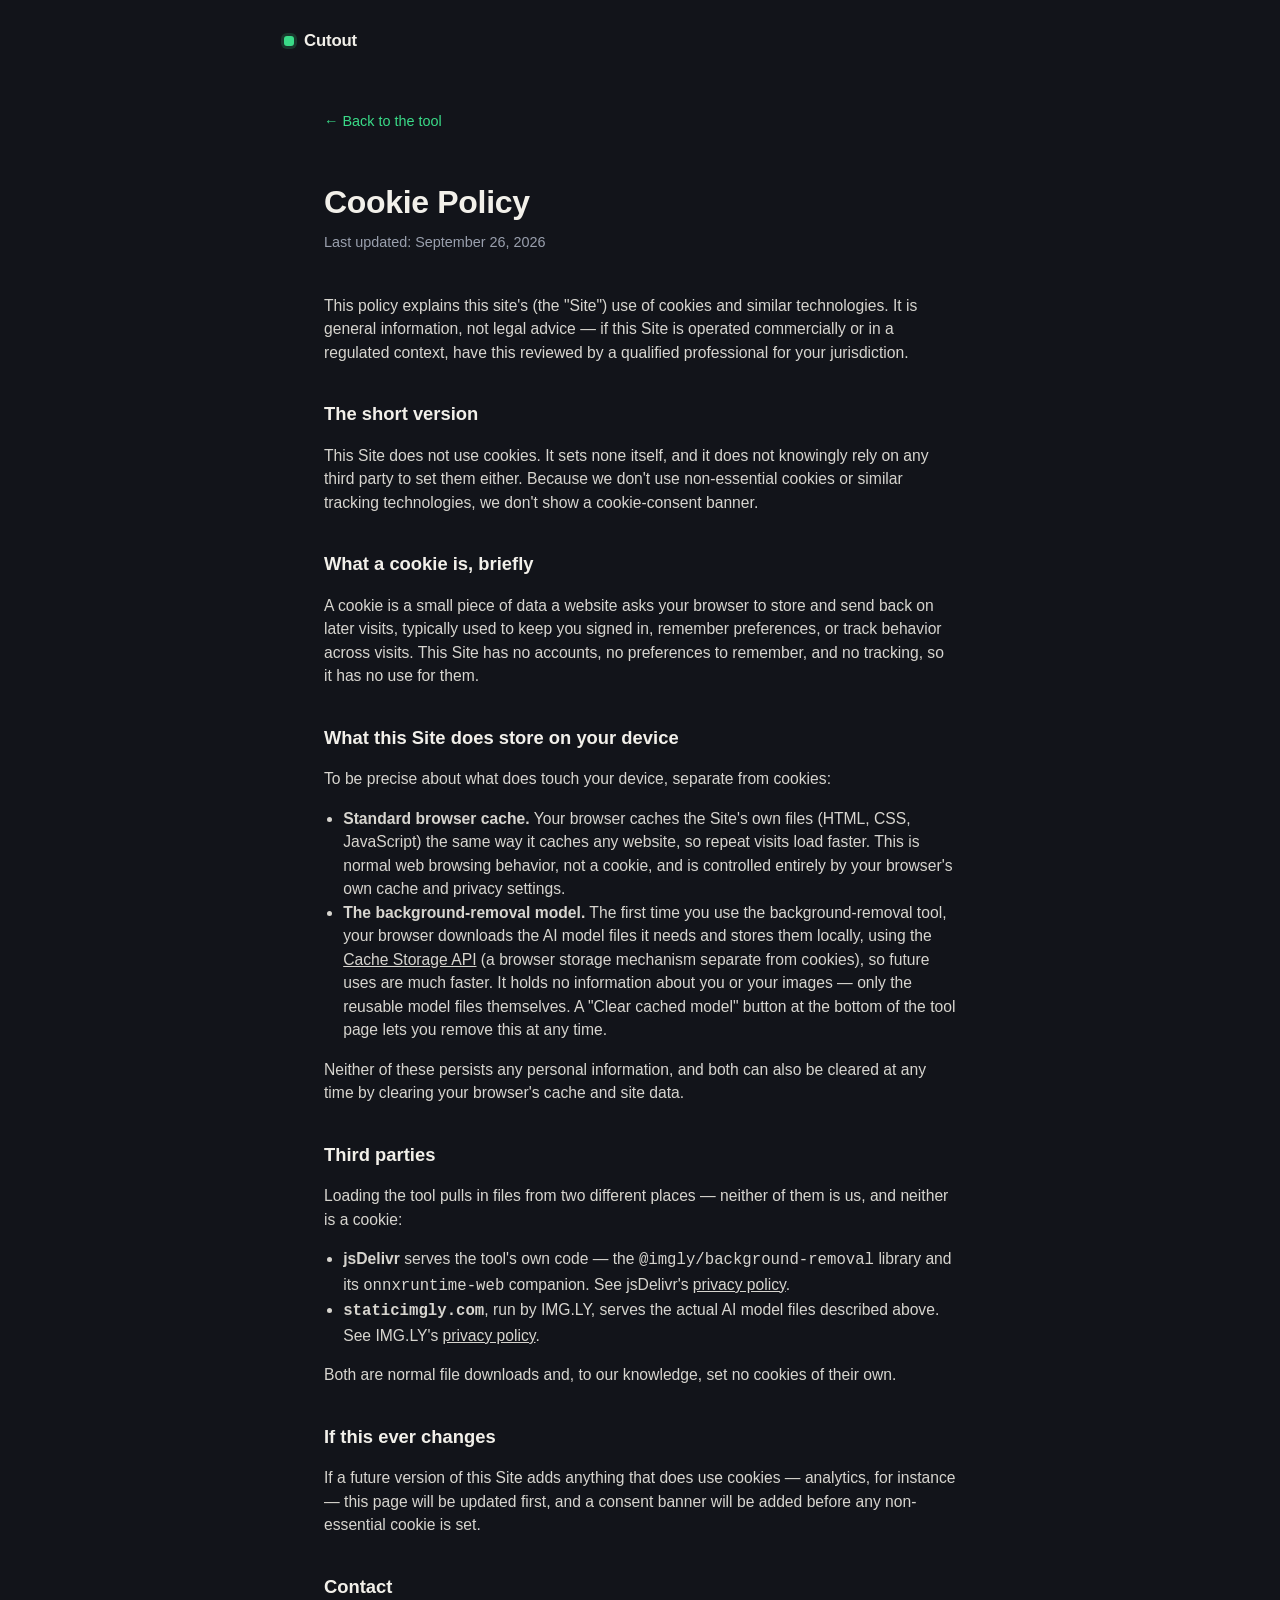
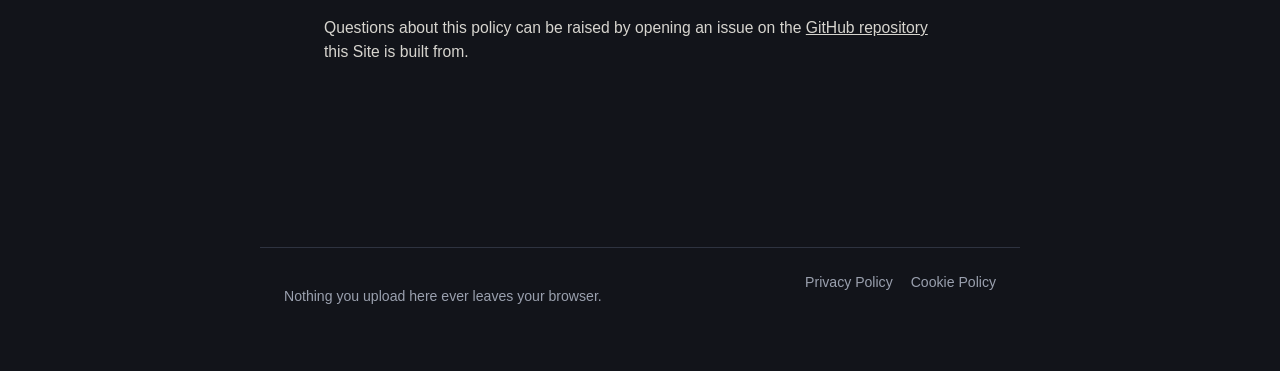
<file: cookies.html>
<!doctype html>
<html lang="en">
<head>
  <meta charset="UTF-8">
  <meta name="viewport" content="width=device-width, initial-scale=1">
  <title>Cookie Policy — Cutout</title>
  <meta name="description" content="This site does not use cookies. Here's exactly what it does store, and why.">
  <link rel="stylesheet" href="style.css">
</head>
<body>

  <header class="site-header">
    <a class="wordmark" href="index.html">
      <span class="wordmark-mark" aria-hidden="true"></span>
      Cutout
    </a>
  </header>

  <main class="legal">
    <a class="back" href="index.html">← Back to the tool</a>

    <h1>Cookie Policy</h1>
    <p class="updated">Last updated: September 26, 2026</p>

    <p>
      This policy explains this site's (the "Site") use of cookies and
      similar technologies. It is general information, not legal advice —
      if this Site is operated commercially or in a regulated context, have
      this reviewed by a qualified professional for your jurisdiction.
    </p>

    <h2>The short version</h2>
    <p>
      This Site does not use cookies. It sets none itself, and it does not
      knowingly rely on any third party to set them either. Because we
      don't use non-essential cookies or similar tracking technologies, we
      don't show a cookie-consent banner.
    </p>

    <h2>What a cookie is, briefly</h2>
    <p>
      A cookie is a small piece of data a website asks your browser to
      store and send back on later visits, typically used to keep you
      signed in, remember preferences, or track behavior across visits.
      This Site has no accounts, no preferences to remember, and no
      tracking, so it has no use for them.
    </p>

    <h2>What this Site does store on your device</h2>
    <p>
      To be precise about what does touch your device, separate from
      cookies:
    </p>
    <ul>
      <li>
        <strong>Standard browser cache.</strong> Your browser caches the
        Site's own files (HTML, CSS, JavaScript) the same way it caches any
        website, so repeat visits load faster. This is normal web browsing
        behavior, not a cookie, and is controlled entirely by your
        browser's own cache and privacy settings.
      </li>
      <li>
        <strong>The background-removal model.</strong> The first time you
        use the background-removal tool, your browser downloads the AI
        model files it needs and stores them locally, using the
        <a href="https://developer.mozilla.org/en-US/docs/Web/API/Cache" target="_blank" rel="noopener">Cache Storage API</a>
        (a browser storage mechanism separate from cookies), so future uses
        are much faster. It holds no information about you or your images —
        only the reusable model files themselves. A "Clear cached model"
        button at the bottom of the tool page lets you remove this at any
        time.
      </li>
    </ul>
    <p>
      Neither of these persists any personal information, and both can also
      be cleared at any time by clearing your browser's cache and site data.
    </p>

    <h2>Third parties</h2>
    <p>
      Loading the tool pulls in files from two different places — neither
      of them is us, and neither is a cookie:
    </p>
    <ul>
      <li>
        <strong>jsDelivr</strong> serves the tool's own code — the
        <code>@imgly/background-removal</code> library and its
        <code>onnxruntime-web</code> companion. See jsDelivr's
        <a href="https://www.jsdelivr.com/network/privacy-policy" target="_blank" rel="noopener">privacy policy</a>.
      </li>
      <li>
        <strong><code>staticimgly.com</code></strong>, run by IMG.LY,
        serves the actual AI model files described above. See IMG.LY's
        <a href="https://img.ly/privacy-policy/" target="_blank" rel="noopener">privacy policy</a>.
      </li>
    </ul>
    <p>
      Both are normal file downloads and, to our knowledge, set no cookies
      of their own.
    </p>

    <h2>If this ever changes</h2>
    <p>
      If a future version of this Site adds anything that does use cookies
      — analytics, for instance — this page will be updated first, and a
      consent banner will be added before any non-essential cookie is set.
    </p>

    <h2>Contact</h2>
    <p>
      Questions about this policy can be raised by opening an issue on the
      <a href="https://github.com/ADD3M/bg-remover/issues" target="_blank" rel="noopener">GitHub repository</a>
      this Site is built from.
    </p>
  </main>

  <footer class="site-footer">
    <p>Nothing you upload here ever leaves your browser.</p>
    <nav class="footer-nav">
      <a href="privacy.html">Privacy Policy</a>
      <a href="cookies.html">Cookie Policy</a>
    </nav>
  </footer>
</body>
</html>
</file>
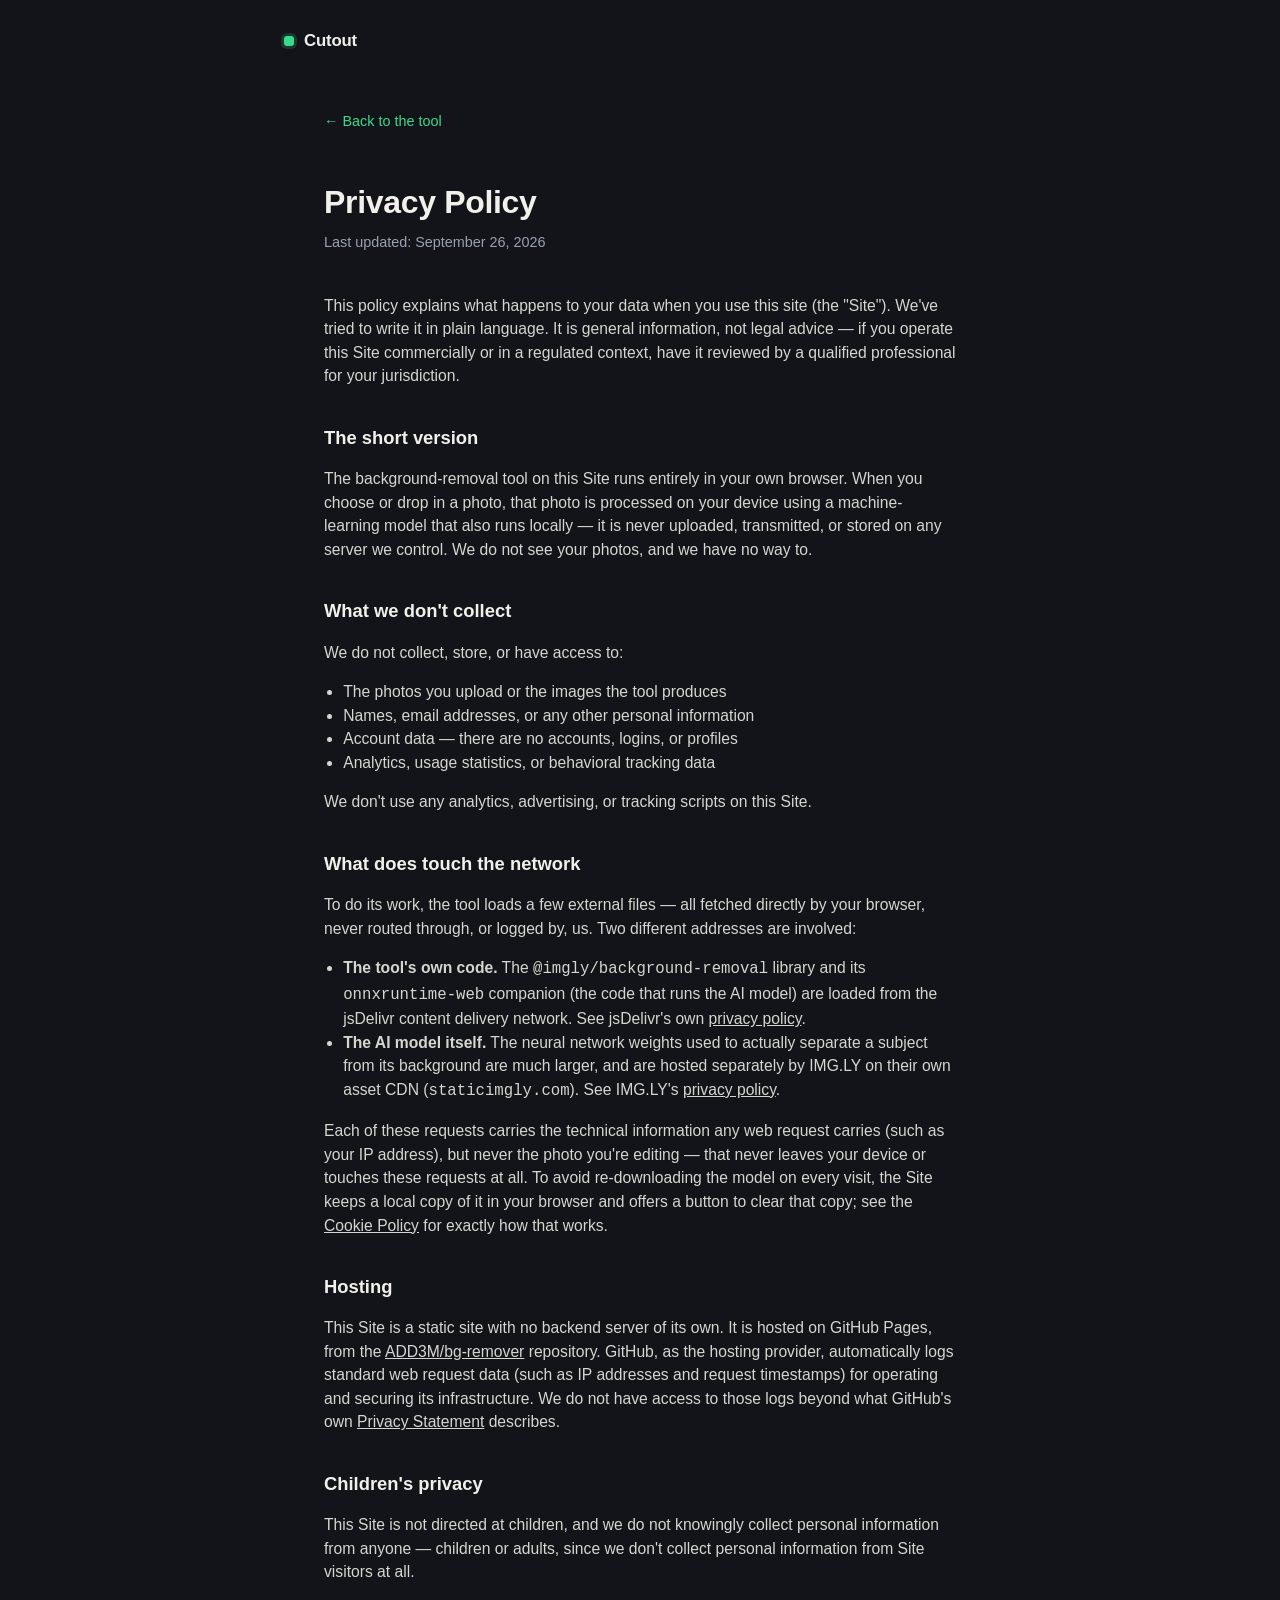
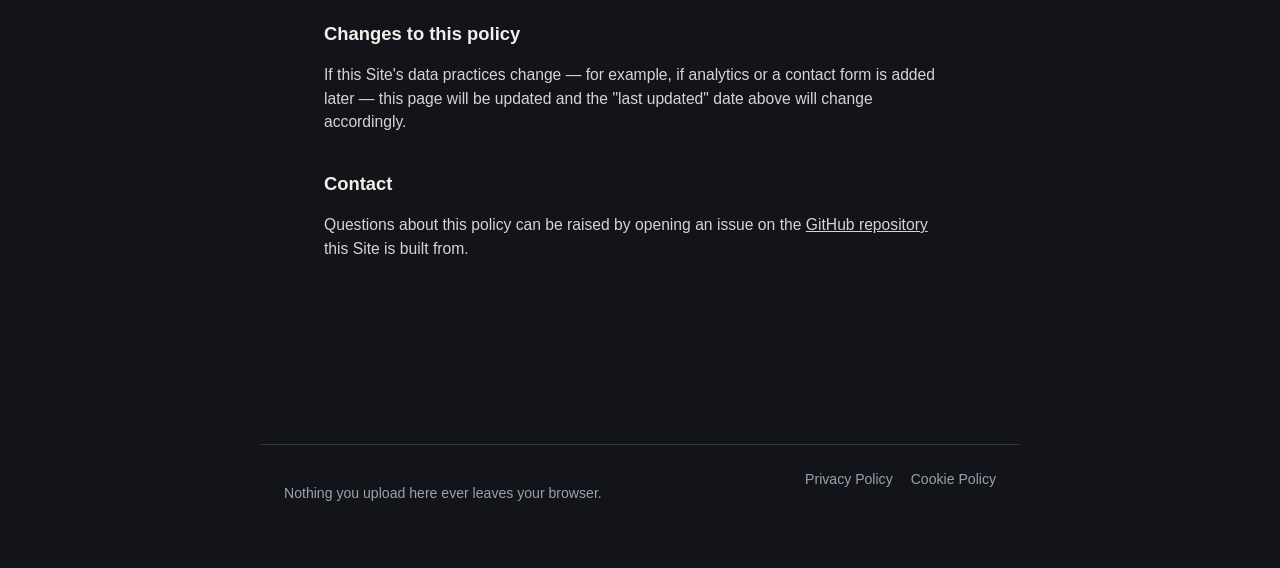
<file: privacy.html>
<!doctype html>
<html lang="en">
<head>
  <meta charset="UTF-8">
  <meta name="viewport" content="width=device-width, initial-scale=1">
  <title>Privacy Policy — Cutout</title>
  <meta name="description" content="How Cutout handles your data. Short version: your photos never leave your browser.">
  <link rel="stylesheet" href="style.css">
</head>
<body>

  <header class="site-header">
    <a class="wordmark" href="index.html">
      <span class="wordmark-mark" aria-hidden="true"></span>
      Cutout
    </a>
  </header>

  <main class="legal">
    <a class="back" href="index.html">← Back to the tool</a>

    <h1>Privacy Policy</h1>
    <p class="updated">Last updated: September 26, 2026</p>

    <p>
      This policy explains what happens to your data when you use this site
      (the "Site"). We've tried to write it in plain language. It is
      general information, not legal advice — if you operate this Site
      commercially or in a regulated context, have it reviewed by a
      qualified professional for your jurisdiction.
    </p>

    <h2>The short version</h2>
    <p>
      The background-removal tool on this Site runs entirely in your own
      browser. When you choose or drop in a photo, that photo is processed
      on your device using a machine-learning model that also runs
      locally — it is never uploaded, transmitted, or stored on any server
      we control. We do not see your photos, and we have no way to.
    </p>

    <h2>What we don't collect</h2>
    <p>We do not collect, store, or have access to:</p>
    <ul>
      <li>The photos you upload or the images the tool produces</li>
      <li>Names, email addresses, or any other personal information</li>
      <li>Account data — there are no accounts, logins, or profiles</li>
      <li>Analytics, usage statistics, or behavioral tracking data</li>
    </ul>
    <p>We don't use any analytics, advertising, or tracking scripts on this Site.</p>

    <h2>What does touch the network</h2>
    <p>
      To do its work, the tool loads a few external files — all fetched
      directly by your browser, never routed through, or logged by, us.
      Two different addresses are involved:
    </p>
    <ul>
      <li>
        <strong>The tool's own code.</strong> The
        <code>@imgly/background-removal</code> library and its
        <code>onnxruntime-web</code> companion (the code that runs the AI
        model) are loaded from the jsDelivr content delivery network. See
        jsDelivr's own
        <a href="https://www.jsdelivr.com/network/privacy-policy" target="_blank" rel="noopener">privacy policy</a>.
      </li>
      <li>
        <strong>The AI model itself.</strong> The neural network weights
        used to actually separate a subject from its background are much
        larger, and are hosted separately by IMG.LY on their own asset CDN
        (<code>staticimgly.com</code>). See IMG.LY's
        <a href="https://img.ly/privacy-policy/" target="_blank" rel="noopener">privacy policy</a>.
      </li>
    </ul>
    <p>
      Each of these requests carries the technical information any web
      request carries (such as your IP address), but never the photo
      you're editing — that never leaves your device or touches these
      requests at all. To avoid re-downloading the model on every visit,
      the Site keeps a local copy of it in your browser and offers a
      button to clear that copy; see the
      <a href="cookies.html">Cookie Policy</a> for exactly how that works.
    </p>

    <h2>Hosting</h2>
    <p>
      This Site is a static site with no backend server of its own. It is
      hosted on GitHub Pages, from the
      <a href="https://github.com/ADD3M/bg-remover" target="_blank" rel="noopener">ADD3M/bg-remover</a>
      repository. GitHub, as the hosting provider, automatically logs
      standard web request data (such as IP addresses and request
      timestamps) for operating and securing its infrastructure. We do not
      have access to those logs beyond what GitHub's own
      <a href="https://docs.github.com/en/site-policy/privacy-policies/github-general-privacy-statement" target="_blank" rel="noopener">Privacy Statement</a>
      describes.
    </p>

    <h2>Children's privacy</h2>
    <p>
      This Site is not directed at children, and we do not knowingly collect
      personal information from anyone — children or adults, since we don't
      collect personal information from Site visitors at all.
    </p>

    <h2>Changes to this policy</h2>
    <p>
      If this Site's data practices change — for example, if analytics or a
      contact form is added later — this page will be updated and the "last
      updated" date above will change accordingly.
    </p>

    <h2>Contact</h2>
    <p>
      Questions about this policy can be raised by opening an issue on the
      <a href="https://github.com/ADD3M/bg-remover/issues" target="_blank" rel="noopener">GitHub repository</a>
      this Site is built from.
    </p>
  </main>

  <footer class="site-footer">
    <p>Nothing you upload here ever leaves your browser.</p>
    <nav class="footer-nav">
      <a href="privacy.html">Privacy Policy</a>
      <a href="cookies.html">Cookie Policy</a>
    </nav>
  </footer>
</body>
</html>
</file>
<file: style.css>
:root {
  --bg: #12141a;
  --surface: #1b1e27;
  --surface-2: #232734;
  --border: #2e3340;
  --text: #f2f0ea;
  --text-muted: #9aa0ae;
  --accent: #3adb88;
  --accent-strong: #22c773;
  --accent-ink: #072a18;
  --danger: #ff8686;
  --radius: 14px;
  --max-w: 760px;
}

* { box-sizing: border-box; }

html { color-scheme: dark; }

body {
  margin: 0;
  background: var(--bg);
  color: var(--text);
  font-family: -apple-system, BlinkMacSystemFont, "Segoe UI", Roboto, "Helvetica Neue", Arial, sans-serif;
  line-height: 1.5;
  -webkit-font-smoothing: antialiased;
}

a { color: inherit; }

img { max-width: 100%; display: block; }

button { font-family: inherit; }

/* ---------- Header ---------- */

.site-header {
  max-width: var(--max-w);
  margin: 0 auto;
  padding: 28px 24px 0;
  display: flex;
  align-items: baseline;
  justify-content: space-between;
  gap: 12px;
  flex-wrap: wrap;
}

.wordmark {
  display: inline-flex;
  align-items: center;
  gap: 10px;
  text-decoration: none;
  font-weight: 700;
  font-size: 1.05rem;
  letter-spacing: -0.01em;
  color: var(--text);
}

.wordmark-mark {
  width: 10px;
  height: 10px;
  border-radius: 3px;
  background: var(--accent);
  box-shadow: 0 0 0 3px rgba(58, 219, 136, 0.18);
}

.header-note {
  margin: 0;
  font-size: 0.85rem;
  color: var(--text-muted);
}

/* ---------- Hero ---------- */

.hero {
  max-width: var(--max-w);
  margin: 0 auto;
  padding: 64px 24px 8px;
  text-align: center;
}

.hero h1 {
  margin: 0 0 16px;
  font-size: clamp(2rem, 5vw, 2.9rem);
  line-height: 1.12;
  letter-spacing: -0.02em;
  font-weight: 700;
}

.lede {
  margin: 0 auto;
  max-width: 46ch;
  color: var(--text-muted);
  font-size: 1.05rem;
}

/* ---------- Tool ---------- */

.tool {
  max-width: var(--max-w);
  margin: 40px auto 0;
  padding: 0 24px;
}

.dropzone {
  position: relative;
  border: 1px solid var(--border);
  border-radius: var(--radius);
  background: var(--surface);
  padding: 64px 24px;
  text-align: center;
  cursor: pointer;
  transition: border-color 120ms ease, background 120ms ease;
}

.dropzone:hover,
.dropzone:focus-visible {
  border-color: var(--accent);
}

.dropzone:focus-visible {
  outline: 2px solid var(--accent);
  outline-offset: 3px;
}

.dropzone.is-dragover {
  background: var(--surface-2);
  border-color: var(--accent);
}

.bracket {
  position: absolute;
  width: 22px;
  height: 22px;
  border: 2px solid var(--border);
  opacity: 0.9;
  transition: border-color 120ms ease;
}

.dropzone:hover .bracket,
.dropzone.is-dragover .bracket {
  border-color: var(--accent);
}

.bracket-tl { top: 14px; left: 14px; border-right: none; border-bottom: none; border-radius: 4px 0 0 0; }
.bracket-tr { top: 14px; right: 14px; border-left: none; border-bottom: none; border-radius: 0 4px 0 0; }
.bracket-bl { bottom: 14px; left: 14px; border-right: none; border-top: none; border-radius: 0 0 0 4px; }
.bracket-br { bottom: 14px; right: 14px; border-left: none; border-top: none; border-radius: 0 0 4px 0; }

.dz-title {
  margin: 0 0 6px;
  font-size: 1.15rem;
  font-weight: 600;
}

.dz-sub {
  margin: 0 0 10px;
  color: var(--text-muted);
}

.link-btn {
  background: none;
  border: none;
  padding: 0;
  color: var(--accent);
  font-weight: 600;
  font-size: inherit;
  text-decoration: underline;
  text-underline-offset: 2px;
  cursor: pointer;
}

.dz-hint {
  margin: 0;
  font-size: 0.85rem;
  color: var(--text-muted);
}

/* ---------- Status ---------- */

.status {
  border: 1px solid var(--border);
  border-radius: var(--radius);
  background: var(--surface);
  padding: 32px 24px;
  text-align: center;
}

.status-bar {
  height: 6px;
  border-radius: 999px;
  background: var(--surface-2);
  overflow: hidden;
  margin: 0 auto 18px;
  max-width: 320px;
}

.status-fill {
  height: 100%;
  width: 4%;
  background: var(--accent);
  border-radius: 999px;
  transition: width 200ms ease;
}

.status-text {
  margin: 0 0 6px;
  font-weight: 600;
}

.status-note {
  margin: 0;
  font-size: 0.85rem;
  color: var(--text-muted);
  max-width: 42ch;
  margin-inline: auto;
}

/* ---------- Result ---------- */

.result-frame {
  border: 1px solid var(--border);
  border-radius: var(--radius);
  overflow: hidden;
  background: var(--surface);
}

.checker {
  --sq: 18px;
  background-image:
    linear-gradient(45deg, #2a2e3a 25%, transparent 25%),
    linear-gradient(-45deg, #2a2e3a 25%, transparent 25%),
    linear-gradient(45deg, transparent 75%, #2a2e3a 75%),
    linear-gradient(-45deg, transparent 75%, #2a2e3a 75%);
  background-size: var(--sq) var(--sq);
  background-position: 0 0, 0 calc(var(--sq) / 2), calc(var(--sq) / 2) calc(var(--sq) / -2), calc(var(--sq) / -2) 0;
  background-color: #1e212b;
  display: flex;
  align-items: center;
  justify-content: center;
  min-height: 240px;
  padding: 20px;
}

.checker img {
  max-height: 60vh;
  border-radius: 6px;
}

.result-actions {
  display: flex;
  gap: 12px;
  justify-content: center;
  margin-top: 20px;
  flex-wrap: wrap;
}

.btn {
  border-radius: 999px;
  padding: 12px 22px;
  font-size: 0.95rem;
  font-weight: 600;
  cursor: pointer;
  border: 1px solid transparent;
}

.btn-primary {
  background: var(--accent);
  color: var(--accent-ink);
}

.btn-primary:hover { background: var(--accent-strong); }

.btn-ghost {
  background: transparent;
  color: var(--text);
  border-color: var(--border);
}

.btn-ghost:hover { border-color: var(--text-muted); }

/* ---------- Error ---------- */

.error {
  border: 1px solid var(--border);
  border-radius: var(--radius);
  background: var(--surface);
  padding: 28px 24px;
  text-align: center;
}

.error-text {
  color: var(--danger);
  margin: 0 0 16px;
}

/* ---------- How it works ---------- */

.how {
  max-width: var(--max-w);
  margin: 88px auto 0;
  padding: 0 24px;
}

.how h2 {
  font-size: 1.4rem;
  margin: 0 0 24px;
  letter-spacing: -0.01em;
}

.how-grid {
  display: grid;
  grid-template-columns: repeat(3, 1fr);
  gap: 20px;
}

.how-item {
  border: 1px solid var(--border);
  border-radius: var(--radius);
  padding: 20px;
  background: var(--surface);
}

.how-num {
  color: var(--accent);
  font-weight: 700;
  font-size: 0.85rem;
}

.how-item h3 {
  margin: 10px 0 8px;
  font-size: 1rem;
}

.how-item p {
  margin: 0;
  color: var(--text-muted);
  font-size: 0.92rem;
}

/* ---------- Footer ---------- */

.site-footer {
  max-width: var(--max-w);
  margin: 88px auto 0;
  padding: 24px 24px 56px;
  display: flex;
  justify-content: space-between;
  align-items: flex-start;
  gap: 12px;
  flex-wrap: wrap;
  color: var(--text-muted);
  font-size: 0.88rem;
  border-top: 1px solid var(--border);
}

.footer-left p { margin: 0; }

.footer-cache {
  margin-top: 8px !important;
  display: flex;
  align-items: center;
  gap: 10px;
  flex-wrap: wrap;
}

.link-btn-muted {
  color: var(--text-muted);
  font-weight: 400;
  font-size: 0.85rem;
}

.link-btn-muted:hover { color: var(--text); }

.footer-cache-msg {
  font-size: 0.85rem;
  color: var(--accent);
}

.footer-nav {
  display: flex;
  gap: 18px;
}

.footer-nav a {
  color: var(--text-muted);
  text-decoration: none;
}

.footer-nav a:hover { color: var(--text); }

/* ---------- Legal pages ---------- */

.legal {
  max-width: 680px;
  margin: 0 auto;
  padding: 56px 24px 80px;
}

.legal h1 {
  font-size: 2rem;
  letter-spacing: -0.01em;
  margin-bottom: 6px;
}

.legal .updated {
  color: var(--text-muted);
  font-size: 0.9rem;
  margin-top: 0;
  margin-bottom: 40px;
}

.legal h2 {
  font-size: 1.15rem;
  margin-top: 36px;
  margin-bottom: 10px;
}

.legal p, .legal li {
  color: #d7d5cf;
  font-size: 0.98rem;
}

.legal ul { padding-left: 1.2em; }

.legal a.back {
  display: inline-block;
  margin-bottom: 24px;
  color: var(--accent);
  text-decoration: none;
  font-size: 0.9rem;
}

.legal a.back:hover { text-decoration: underline; }

/* ---------- Responsive ---------- */

@media (max-width: 640px) {
  .how-grid { grid-template-columns: 1fr; }
  .dropzone { padding: 44px 16px; }
  .site-footer { flex-direction: column; align-items: flex-start; }
}

/* ---------- Reduced motion ---------- */

@media (prefers-reduced-motion: reduce) {
  .status-fill { transition: none; }
}
</file>
